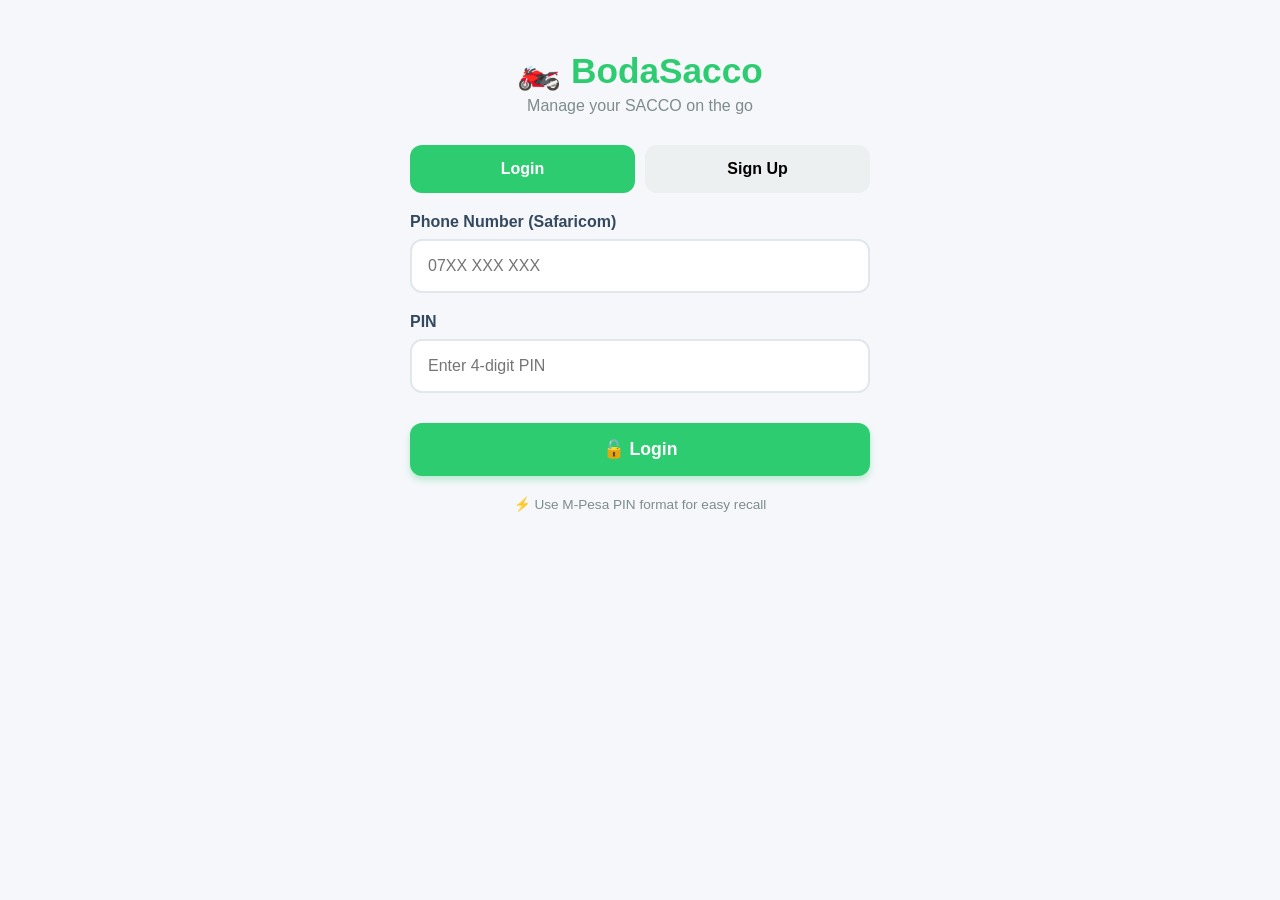
<file: index.html>
<!DOCTYPE html>
<html lang="en">
<head>
    <meta charset="UTF-8">
    <meta name="viewport" content="width=device-width, initial-scale=1.0, maximum-scale=1.0, user-scalable=no">
    <title>BodaSacco - Login</title>
    <link rel="stylesheet" href="style.css">
    <link rel="manifest" href="manifest.json">
    <meta name="theme-color" content="#2ecc71">
</head>
<body>
    <div class="container">
        <div class="logo-section">
            <div class="logo">🏍️ BodaSacco</div>
            <p class="tagline">Manage your SACCO on the go</p>
        </div>

        <div class="auth-tabs">
            <button class="tab-btn active" onclick="showLogin()">Login</button>
            <button class="tab-btn" onclick="showSignup()">Sign Up</button>
        </div>

        <!-- Login Form -->
        <form id="loginForm" class="auth-form active">
            <div class="form-group">
                <label>Phone Number (Safaricom)</label>
                <input type="tel" id="loginPhone" placeholder="07XX XXX XXX" pattern="[0-9]{10}" required>
            </div>
            <div class="form-group">
                <label>PIN</label>
                <input type="password" id="loginPin" placeholder="Enter 4-digit PIN" maxlength="4" pattern="[0-9]{4}" required>
            </div>
            <button type="submit" class="btn-primary">🔓 Login</button>
            <p class="mpesa-note">⚡ Use M-Pesa PIN format for easy recall</p>
        </form>

        <!-- Signup Form -->
        <form id="signupForm" class="auth-form">
            <div class="form-group">
                <label>Full Name</label>
                <input type="text" id="signupName" placeholder="e.g., John Kamau" required>
            </div>
            <div class="form-group">
                <label>Phone Number</label>
                <input type="tel" id="signupPhone" placeholder="07XX XXX XXX" pattern="[0-9]{10}" required>
            </div>
            <div class="form-group">
                <label>SACCO Name</label>
                <input type="text" id="saccoName" placeholder="e.g., Kawangware Boda" required>
            </div>
            <div class="form-group">
                <label>Create 4-digit PIN</label>
                <input type="password" id="signupPin" placeholder="****" maxlength="4" pattern="[0-9]{4}" required>
            </div>
            <div class="form-group">
                <label>Confirm PIN</label>
                <input type="password" id="confirmPin" placeholder="****" maxlength="4" pattern="[0-9]{4}" required>
            </div>
            <button type="submit" class="btn-primary">📝 Register</button>
        </form>

        <div class="offline-badge" id="offlineBadge" style="display: none;">
            📴 You're offline - changes will sync when connected
        </div>
    </div>

    <script src="auth.js"></script>
    <script src="app.js"></script>
</body>

</html>
</file>
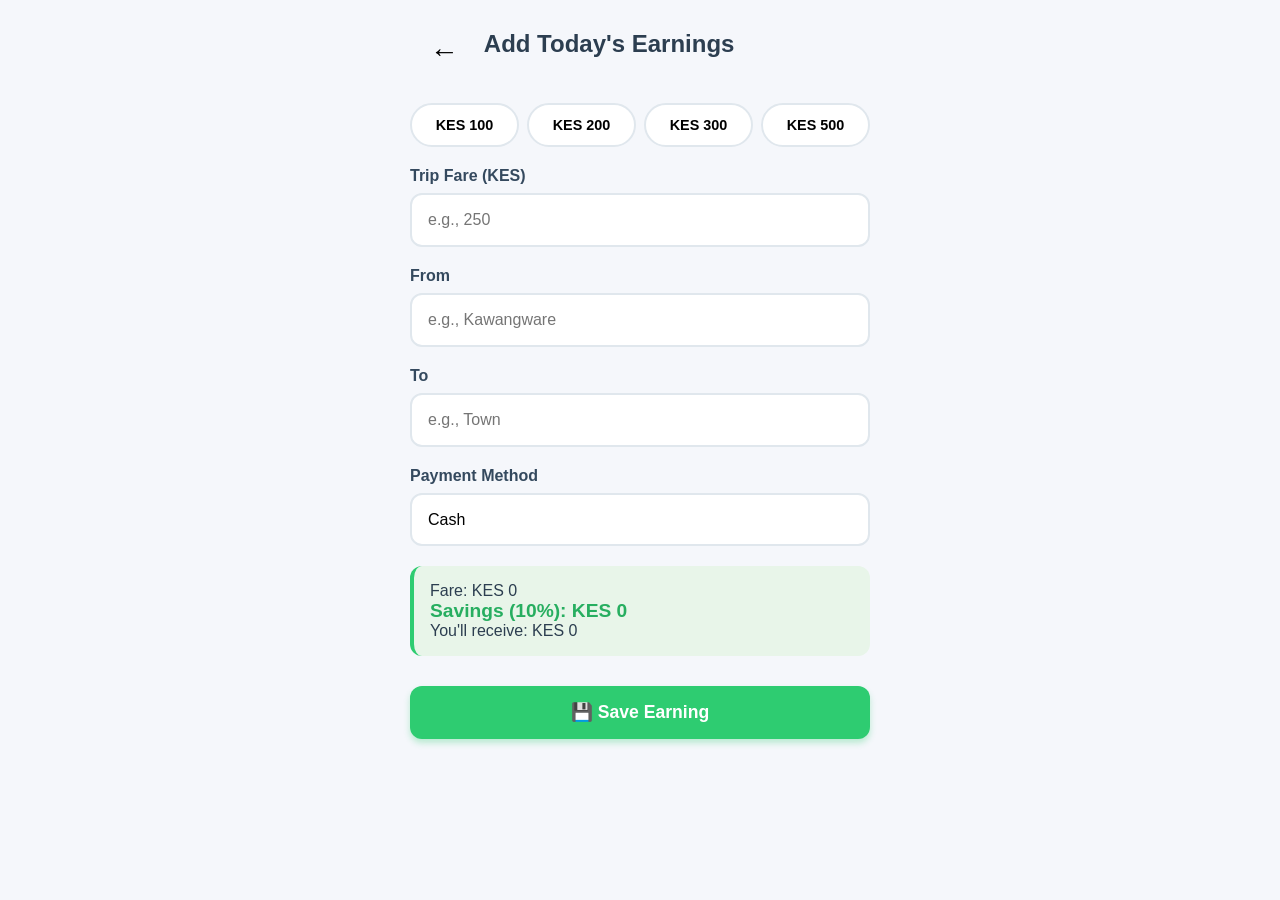
<file: add-earning.html>
<!DOCTYPE html>
<html lang="en">
<head>
    <meta charset="UTF-8">
    <meta name="viewport" content="width=device-width, initial-scale=1.0">
    <title>Add Earning - BodaSacco</title>
    <link rel="stylesheet" href="style.css">
</head>
<body>
    <div class="main-content">
        <div class="page-header">
            <button class="back-btn" onclick="history.back()">←</button>
            <h2>Add Today's Earnings</h2>
        </div>

        <!-- Quick Amount Buttons -->
        <div class="quick-amounts">
            <button class="amount-btn" onclick="setAmount(100)">KES 100</button>
            <button class="amount-btn" onclick="setAmount(200)">KES 200</button>
            <button class="amount-btn" onclick="setAmount(300)">KES 300</button>
            <button class="amount-btn" onclick="setAmount(500)">KES 500</button>
        </div>

        <!-- Main Form -->
        <form id="earningForm" onsubmit="saveEarning(event)">
            <div class="form-group">
                <label>Trip Fare (KES)</label>
                <input type="number" id="fare" placeholder="e.g., 250" required step="10" min="20">
            </div>

            <div class="form-group">
                <label>From</label>
                <input type="text" id="fromLocation" placeholder="e.g., Kawangware" required>
            </div>

            <div class="form-group">
                <label>To</label>
                <input type="text" id="toLocation" placeholder="e.g., Town" required>
            </div>

            <div class="form-group">
                <label>Payment Method</label>
                <select id="paymentMethod" onchange="toggleMPESAFields()">
                    <option value="cash">Cash</option>
                    <option value="mpesa">M-PESA</option>
                </select>
            </div>

            <!-- M-PESA Fields (shown when M-PESA selected) -->
            <div id="mpesaFields" style="display: none;">
                <div class="form-group">
                    <label>M-PESA Code</label>
                    <input type="text" id="mpesaCode" placeholder="e.g., QW12Y34R5">
                </div>
                <div class="form-group">
                    <label>Phone Number</label>
                    <input type="tel" id="customerPhone" placeholder="07XX XXX XXX">
                </div>
            </div>

            <!-- Automatic Savings Calculation -->
            <div class="savings-preview">
                <p>Fare: KES <span id="farePreview">0</span></p>
                <p class="saving-amount">Savings (10%): KES <span id="savingsAmount">0</span></p>
                <p>You'll receive: KES <span id="netAmount">0</span></p>
            </div>

            <button type="submit" class="btn-primary btn-large">💾 Save Earning</button>
        </form>

        <!-- Offline Queue Indicator -->
        <div id="offlineQueue" class="offline-queue" style="display: none;">
            <p>📴 You're offline. This will be saved and synced later.</p>
        </div>
    </div>

    <script>
        function setAmount(amount) {
            document.getElementById('fare').value = amount;
            updateSavings();
        }

        function updateSavings() {
            const fare = parseFloat(document.getElementById('fare').value) || 0;
            const savings = fare * 0.1; // 10% savings
            document.getElementById('farePreview').textContent = fare;
            document.getElementById('savingsAmount').textContent = savings.toFixed(0);
            document.getElementById('netAmount').textContent = (fare - savings).toFixed(0);
        }

        document.getElementById('fare').addEventListener('input', updateSavings);
    </script>
    <script src="app.js"></script>
</body>

</html>
</file>
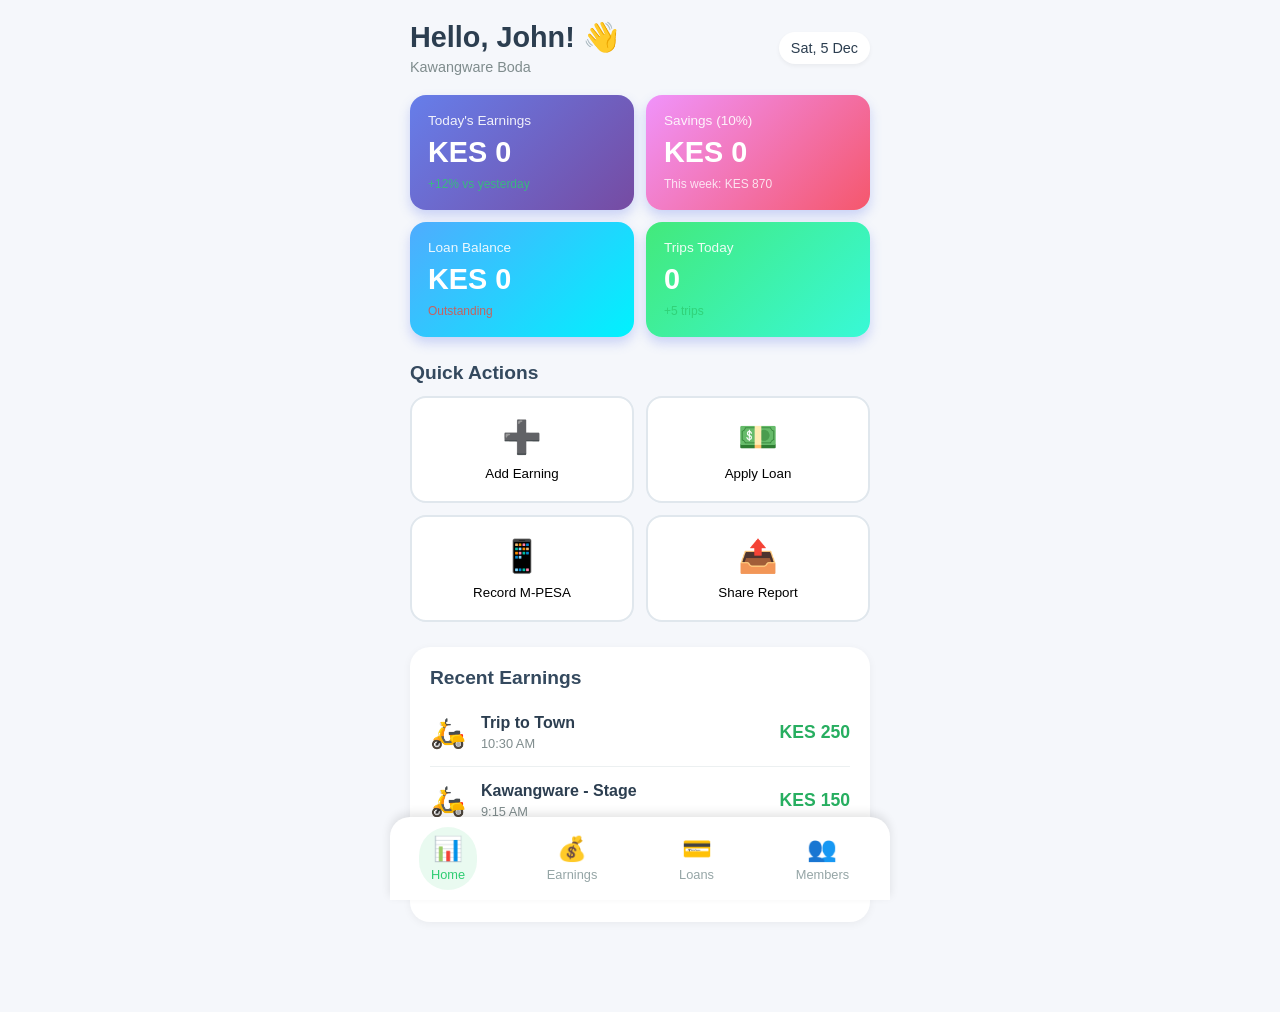
<file: dashboaard.html>
<!DOCTYPE html>
<html lang="en">
<head>
    <meta charset="UTF-8">
    <meta name="viewport" content="width=device-width, initial-scale=1.0, maximum-scale=1.0, user-scalable=no">
    <title>BodaSacco - Dashboard</title>
    <link rel="stylesheet" href="style.css">
    <link rel="manifest" href="manifest.json">
</head>
<body>
    <!-- Bottom Navigation Bar -->
    <div class="bottom-nav">
        <a href="dashboard.html" class="nav-item active">
            <span class="nav-icon">📊</span>
            <span class="nav-label">Home</span>
        </a>
        <a href="earnings.html" class="nav-item">
            <span class="nav-icon">💰</span>
            <span class="nav-label">Earnings</span>
        </a>
        <a href="loans.html" class="nav-item">
            <span class="nav-icon">💳</span>
            <span class="nav-label">Loans</span>
        </a>
        <a href="members.html" class="nav-item">
            <span class="nav-icon">👥</span>
            <span class="nav-label">Members</span>
        </a>
    </div>

    <!-- Main Content -->
    <div class="main-content">
        <!-- Header -->
        <div class="dashboard-header">
            <div>
                <h1>Hello, <span id="userName">John</span>! 👋</h1>
                <p class="sacco-name" id="saccoDisplay">Kawangware Boda</p>
            </div>
            <div class="date-badge" id="currentDate"></div>
        </div>

        <!-- Quick Stats Cards -->
        <div class="stats-grid">
            <div class="stat-card">
                <span class="stat-label">Today's Earnings</span>
                <span class="stat-value" id="todayEarnings">KES 1,450</span>
                <span class="stat-trend positive">+12% vs yesterday</span>
            </div>
            <div class="stat-card">
                <span class="stat-label">Savings (10%)</span>
                <span class="stat-value" id="savings">KES 145</span>
                <span class="stat-trend">This week: KES 870</span>
            </div>
            <div class="stat-card">
                <span class="stat-label">Loan Balance</span>
                <span class="stat-value" id="loanBalance">KES 8,200</span>
                <span class="stat-trend negative">Outstanding</span>
            </div>
            <div class="stat-card">
                <span class="stat-label">Trips Today</span>
                <span class="stat-value" id="tripsToday">17</span>
                <span class="stat-trend positive">+5 trips</span>
            </div>
        </div>

        <!-- Quick Actions -->
        <div class="quick-actions">
            <h3>Quick Actions</h3>
            <div class="action-grid">
                <button class="action-btn" onclick="location.href='add-earning.html'">
                    <span class="action-icon">➕</span>
                    <span>Add Earning</span>
                </button>
                <button class="action-btn" onclick="location.href='loans.html#apply'">
                    <span class="action-icon">💵</span>
                    <span>Apply Loan</span>
                </button>
                <button class="action-btn" onclick="recordMPESA()">
                    <span class="action-icon">📱</span>
                    <span>Record M-PESA</span>
                </button>
                <button class="action-btn" onclick="shareWhatsApp()">
                    <span class="action-icon">📤</span>
                    <span>Share Report</span>
                </button>
            </div>
        </div>

        <!-- Recent Activity -->
        <div class="recent-activity">
            <h3>Recent Earnings</h3>
            <div class="activity-list" id="recentEarnings">
                <!-- Populated by JavaScript -->
                <div class="activity-item">
                    <div class="activity-icon">🛵</div>
                    <div class="activity-details">
                        <div class="activity-title">Trip to Town</div>
                        <div class="activity-time">10:30 AM</div>
                    </div>
                    <div class="activity-amount">KES 250</div>
                </div>
                <div class="activity-item">
                    <div class="activity-icon">🛵</div>
                    <div class="activity-details">
                        <div class="activity-title">Kawangware - Stage</div>
                        <div class="activity-time">9:15 AM</div>
                    </div>
                    <div class="activity-amount">KES 150</div>
                </div>
            </div>
        </div>
    </div>

    <!-- Add to Home Screen Prompt (for PWA) -->
    <div id="a2hs-prompt" class="a2hs-prompt" style="display: none;">
        <p>📱 Install BodaSacco for faster access</p>
        <button onclick="installPWA()" class="btn-small">Install</button>
        <button onclick="closePrompt()" class="btn-small btn-outline">Later</button>
    </div>

    <script src="db.js"></script>
    <script src="app.js"></script>
</body>

</html>
</file>
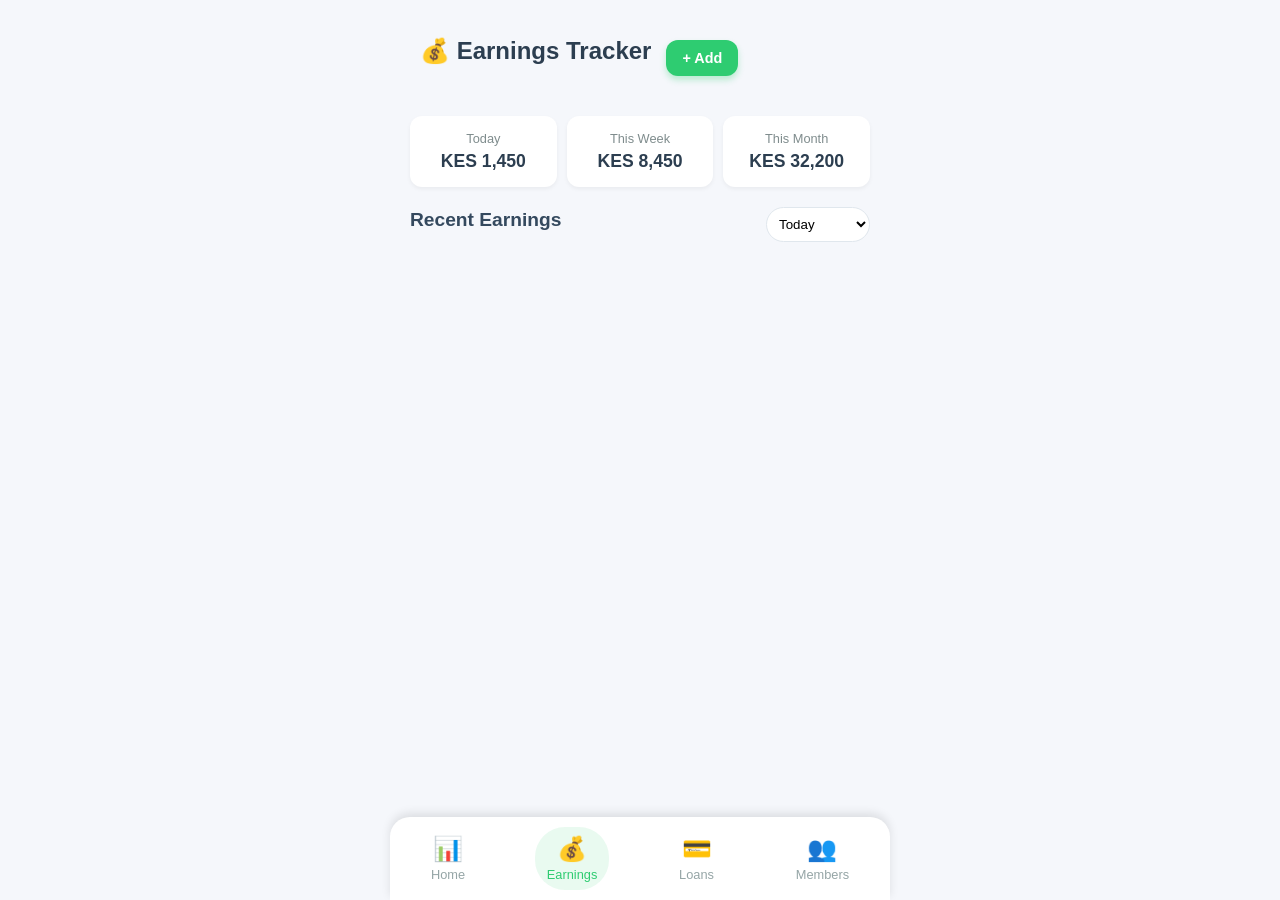
<file: earnings.html>
<!DOCTYPE html>
<html lang="en">
<head>
    <meta charset="UTF-8">
    <meta name="viewport" content="width=device-width, initial-scale=1.0">
    <title>Earnings - BodaSacco</title>
    <link rel="stylesheet" href="style.css">
</head>
<body>
    <div class="bottom-nav">
        <a href="dashboard.html" class="nav-item">
            <span class="nav-icon">📊</span>
            <span class="nav-label">Home</span>
        </a>
        <a href="earnings.html" class="nav-item active">
            <span class="nav-icon">💰</span>
            <span class="nav-label">Earnings</span>
        </a>
        <a href="loans.html" class="nav-item">
            <span class="nav-icon">💳</span>
            <span class="nav-label">Loans</span>
        </a>
        <a href="members.html" class="nav-item">
            <span class="nav-icon">👥</span>
            <span class="nav-label">Members</span>
        </a>
    </div>

    <div class="main-content">
        <div class="page-header">
            <h2>💰 Earnings Tracker</h2>
            <button class="btn-primary btn-small" onclick="location.href='add-earning.html'">+ Add</button>
        </div>

        <!-- Summary Cards -->
        <div class="summary-cards">
            <div class="summary-card">
                <span>Today</span>
                <strong id="todayTotal">KES 1,450</strong>
            </div>
            <div class="summary-card">
                <span>This Week</span>
                <strong id="weekTotal">KES 8,450</strong>
            </div>
            <div class="summary-card">
                <span>This Month</span>
                <strong id="monthTotal">KES 32,200</strong>
            </div>
        </div>

        <!-- Earnings List -->
        <div class="list-section">
            <div class="list-header">
                <h3>Recent Earnings</h3>
                <select id="filterPeriod" onchange="filterEarnings()">
                    <option value="today">Today</option>
                    <option value="week">This Week</option>
                    <option value="month">This Month</option>
                </select>
            </div>

            <div class="earnings-list" id="earningsList">
                <!-- Dynamic content -->
            </div>
        </div>
    </div>

    <script src="app.js"></script>
</body>

</html>
</file>
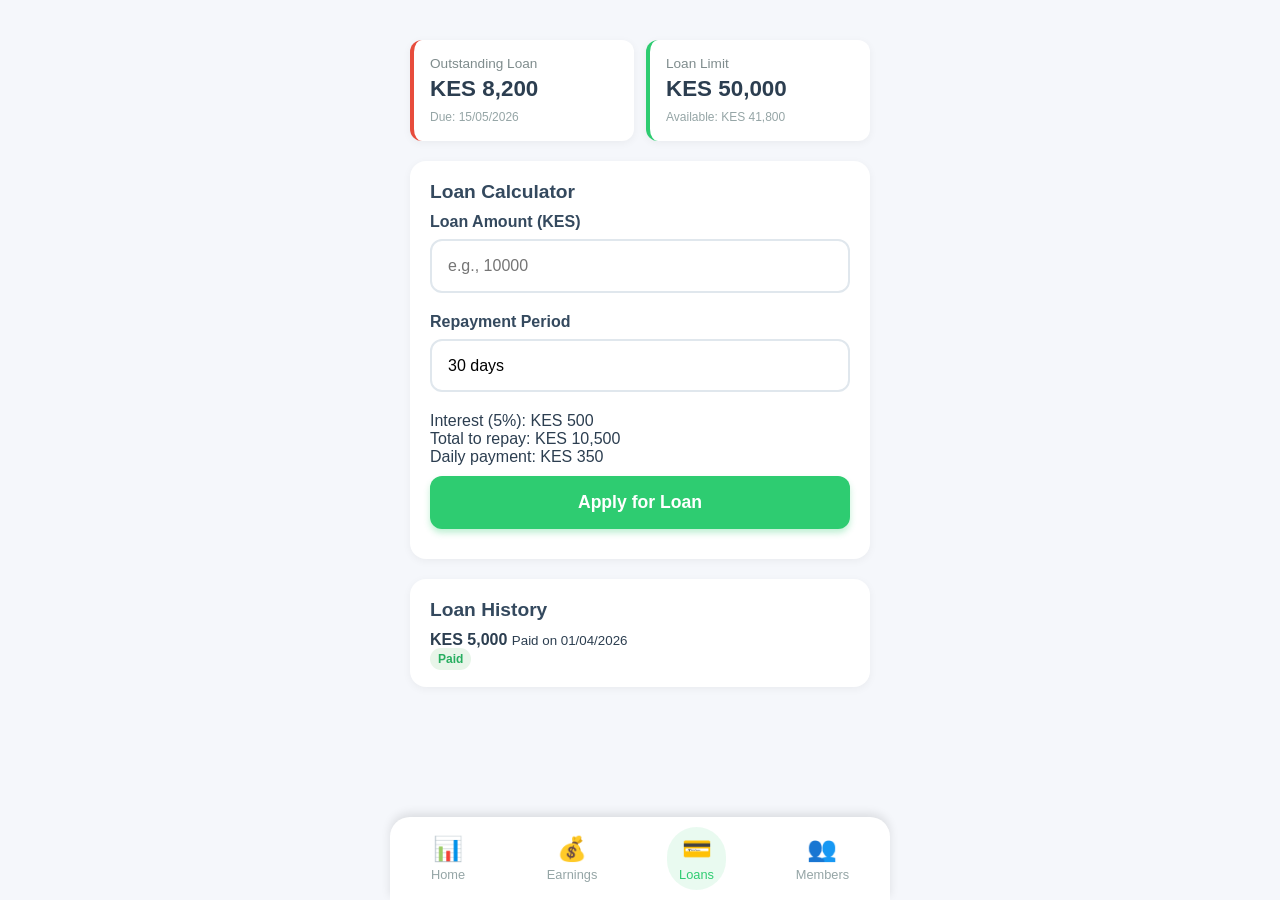
<file: loans.html>
<!DOCTYPE html>
<html lang="en">
<head>
    <meta charset="UTF-8">
    <meta name="viewport" content="width=device-width, initial-scale=1.0">
    <title>Loans - BodaSacco</title>
    <link rel="stylesheet" href="style.css">
</head>
<body>
    <div class="bottom-nav">
        <a href="dashboard.html" class="nav-item">
            <span class="nav-icon">📊</span>
            <span class="nav-label">Home</span>
        </a>
        <a href="earnings.html" class="nav-item">
            <span class="nav-icon">💰</span>
            <span class="nav-label">Earnings</span>
        </a>
        <a href="loans.html" class="nav-item active">
            <span class="nav-icon">💳</span>
            <span class="nav-label">Loans</span>
        </a>
        <a href="members.html" class="nav-item">
            <span class="nav-icon">👥</span>
            <span class="nav-label">Members</span>
        </a>
    </div>

    <div class="main-content">
        <!-- Loan Summary -->
        <div class="loan-summary">
            <div class="loan-card outstanding">
                <span>Outstanding Loan</span>
                <strong>KES 8,200</strong>
                <small>Due: 15/05/2026</small>
            </div>
            <div class="loan-card limit">
                <span>Loan Limit</span>
                <strong>KES 50,000</strong>
                <small>Available: KES 41,800</small>
            </div>
        </div>

        <!-- Loan Calculator -->
        <div class="card">
            <h3>Loan Calculator</h3>
            <div class="form-group">
                <label>Loan Amount (KES)</label>
                <input type="number" id="loanAmount" placeholder="e.g., 10000" min="1000" step="1000">
            </div>
            <div class="form-group">
                <label>Repayment Period</label>
                <select id="repaymentPeriod">
                    <option value="30">30 days</option>
                    <option value="60">60 days</option>
                    <option value="90">90 days</option>
                </select>
            </div>
            <div class="calculation-result" id="loanCalculation">
                <p>Interest (5%): <span>KES 500</span></p>
                <p>Total to repay: <span>KES 10,500</span></p>
                <p>Daily payment: <span>KES 350</span></p>
            </div>
            <button class="btn-primary" onclick="applyForLoan()">Apply for Loan</button>
        </div>

        <!-- Loan History -->
        <div class="card">
            <h3>Loan History</h3>
            <div class="loan-history-item">
                <div>
                    <strong>KES 5,000</strong>
                    <small>Paid on 01/04/2026</small>
                </div>
                <span class="badge success">Paid</span>
            </div>
        </div>
    </div>

    <script src="app.js"></script>
</body>

</html>
</file>
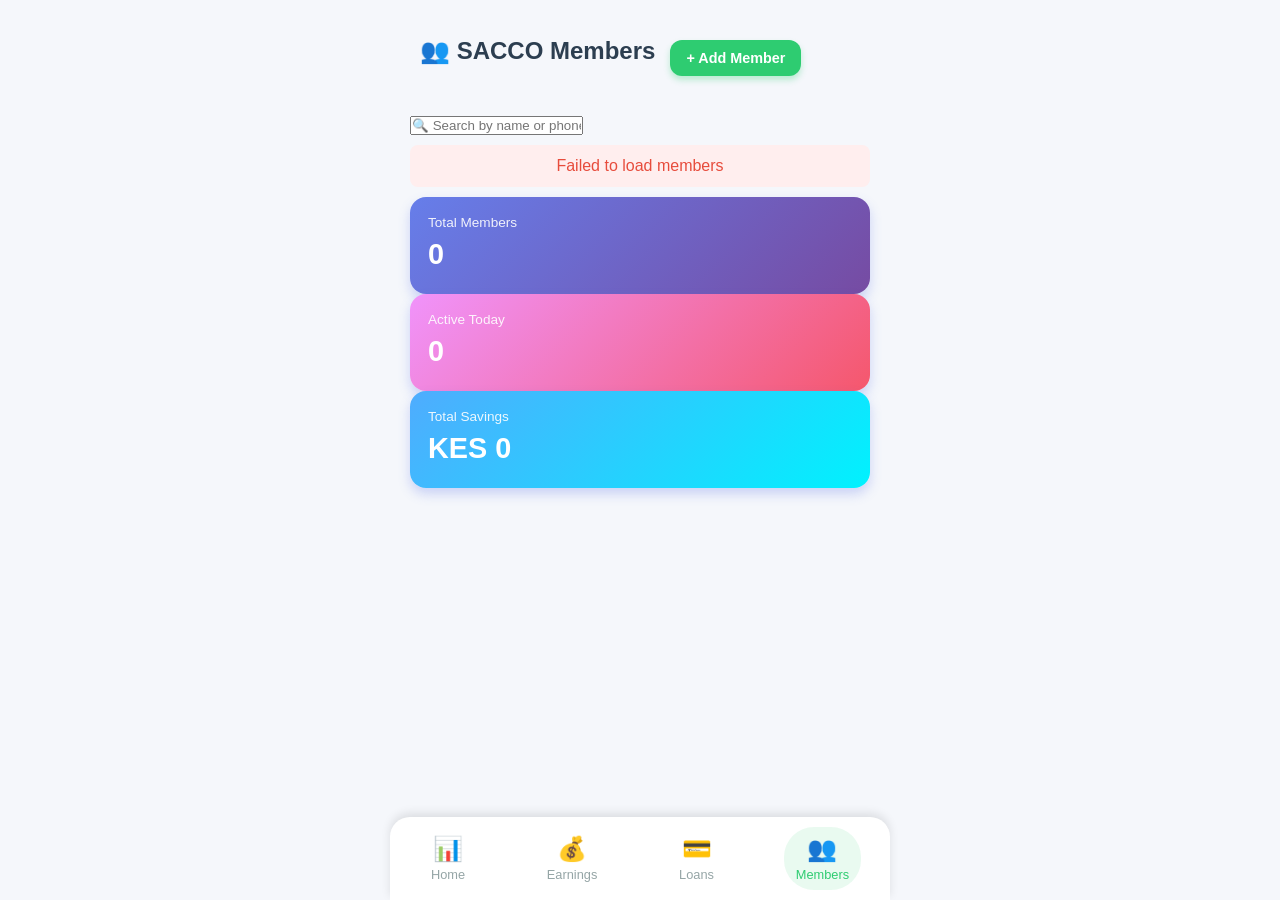
<file: members.html>
<!DOCTYPE html>
<html lang="en">
<head>
    <meta charset="UTF-8">
    <meta name="viewport" content="width=device-width, initial-scale=1.0">
    <title>Members - BodaSacco</title>
    <link rel="stylesheet" href="style.css">
</head>
<body>
    <div class="bottom-nav">
        <a href="dashboard.html" class="nav-item">
            <span class="nav-icon">📊</span>
            <span class="nav-label">Home</span>
        </a>
        <a href="earnings.html" class="nav-item">
            <span class="nav-icon">💰</span>
            <span class="nav-label">Earnings</span>
        </a>
        <a href="loans.html" class="nav-item">
            <span class="nav-icon">💳</span>
            <span class="nav-label">Loans</span>
        </a>
        <a href="members.html" class="nav-item active">
            <span class="nav-icon">👥</span>
            <span class="nav-label">Members</span>
        </a>
    </div>

    <div class="main-content">
        <div class="page-header">
            <h2>👥 SACCO Members</h2>
            <button class="btn-primary btn-small" onclick="showAddMember()">+ Add Member</button>
        </div>

        <!-- Search Bar -->
        <div class="search-box">
            <input type="text" id="memberSearch" placeholder="🔍 Search by name or phone..." onkeyup="searchMembers()">
        </div>

        <!-- Members List -->
        <div class="members-list" id="membersList">
            <!-- Dynamically populated -->
            <div class="loading">Loading members...</div>
        </div>

        <!-- Member Stats -->
        <div class="member-stats">
            <div class="stat-card small">
                <span class="stat-label">Total Members</span>
                <span class="stat-value" id="totalMembers">0</span>
            </div>
            <div class="stat-card small">
                <span class="stat-label">Active Today</span>
                <span class="stat-value" id="activeToday">0</span>
            </div>
            <div class="stat-card small">
                <span class="stat-label">Total Savings</span>
                <span class="stat-value" id="totalSavings">KES 0</span>
            </div>
        </div>
    </div>

    <!-- Add Member Modal (hidden by default) -->
    <div id="addMemberModal" class="modal" style="display: none;">
        <div class="modal-content">
            <span class="close" onclick="closeModal()">&times;</span>
            <h3>Add New Member</h3>
            
            <form id="addMemberForm" onsubmit="saveMember(event)">
                <div class="form-group">
                    <label>Full Name</label>
                    <input type="text" id="memberName" placeholder="e.g., Peter Okoth" required>
                </div>
                
                <div class="form-group">
                    <label>Phone Number</label>
                    <input type="tel" id="memberPhone" placeholder="07XX XXX XXX" required>
                </div>
                
                <div class="form-group">
                    <label>Bike Registration</label>
                    <input type="text" id="bikeReg" placeholder="e.g., KMEB 123X">
                </div>
                
                <div class="form-group">
                    <label>Join Date</label>
                    <input type="date" id="joinDate" value="<?php echo date('Y-m-d'); ?>">
                </div>
                
                <button type="submit" class="btn-primary">Save Member</button>
            </form>
        </div>
    </div>

    <script src="app.js"></script>
    <script src="members.js"></script>
</body>

</html>
</file>
<file: style.css>
/* Mobile-First CSS for BodaSacco Manager */

* {
    margin: 0;
    padding: 0;
    box-sizing: border-box;
    font-family: 'Segoe UI', Tahoma, Geneva, Verdana, sans-serif;
}

body {
    background-color: #f5f7fb;
    color: #2c3e50;
    padding-bottom: 70px; /* Space for bottom nav */
}

/* Container */
.container {
    padding: 20px;
    max-width: 500px;
    margin: 0 auto;
}

/* Typography - Large for easy reading */
h1 {
    font-size: 1.8rem;
    margin-bottom: 5px;
}

h2 {
    font-size: 1.5rem;
    margin-bottom: 15px;
}

h3 {
    font-size: 1.2rem;
    margin-bottom: 10px;
    color: #34495e;
}

/* Buttons - Big and tappable */
.btn-primary {
    background-color: #2ecc71;
    color: white;
    border: none;
    padding: 16px 20px;
    border-radius: 12px;
    font-size: 1.1rem;
    font-weight: bold;
    width: 100%;
    margin: 10px 0;
    cursor: pointer;
    box-shadow: 0 4px 6px rgba(46, 204, 113, 0.3);
    transition: transform 0.1s ease;
}

.btn-primary:active {
    transform: scale(0.98);
}

.btn-small {
    padding: 10px 16px;
    font-size: 0.9rem;
    width: auto;
}

.btn-outline {
    background-color: white;
    color: #2ecc71;
    border: 2px solid #2ecc71;
    box-shadow: none;
}

/* Form Elements - Mobile optimized */
.form-group {
    margin-bottom: 20px;
}

.form-group label {
    display: block;
    margin-bottom: 8px;
    font-weight: 600;
    color: #34495e;
    font-size: 1rem;
}

.form-group input,
.form-group select {
    width: 100%;
    padding: 16px;
    border: 2px solid #e0e7ed;
    border-radius: 12px;
    font-size: 1rem;
    background-color: white;
    -webkit-appearance: none;
    appearance: none;
}

.form-group input:focus {
    border-color: #2ecc71;
    outline: none;
}

/* Bottom Navigation */
.bottom-nav {
    position: fixed;
    bottom: 0;
    left: 0;
    right: 0;
    background-color: white;
    display: flex;
    justify-content: space-around;
    padding: 10px 0;
    box-shadow: 0 -4px 10px rgba(0,0,0,0.1);
    z-index: 1000;
    max-width: 500px;
    margin: 0 auto;
    border-top-left-radius: 20px;
    border-top-right-radius: 20px;
}

.nav-item {
    display: flex;
    flex-direction: column;
    align-items: center;
    text-decoration: none;
    color: #95a5a6;
    font-size: 0.8rem;
    padding: 8px 12px;
    border-radius: 30px;
    transition: all 0.2s;
}

.nav-item.active {
    color: #2ecc71;
    background-color: rgba(46, 204, 113, 0.1);
}

.nav-icon {
    font-size: 1.5rem;
    margin-bottom: 4px;
}

/* Stats Cards */
.stats-grid {
    display: grid;
    grid-template-columns: repeat(2, 1fr);
    gap: 12px;
    margin: 20px 0;
}

.stat-card {
    background: linear-gradient(135deg, #667eea 0%, #764ba2 100%);
    padding: 18px;
    border-radius: 16px;
    color: white;
    box-shadow: 0 6px 12px rgba(102, 126, 234, 0.3);
}

.stat-card:nth-child(2) {
    background: linear-gradient(135deg, #f093fb 0%, #f5576c 100%);
}

.stat-card:nth-child(3) {
    background: linear-gradient(135deg, #4facfe 0%, #00f2fe 100%);
}

.stat-card:nth-child(4) {
    background: linear-gradient(135deg, #43e97b 0%, #38f9d7 100%);
}

.stat-label {
    display: block;
    font-size: 0.85rem;
    opacity: 0.9;
    margin-bottom: 8px;
}

.stat-value {
    display: block;
    font-size: 1.8rem;
    font-weight: bold;
    margin-bottom: 5px;
}

.stat-trend {
    font-size: 0.75rem;
    opacity: 0.8;
}

.stat-trend.positive {
    color: #2ecc71;
}

.stat-trend.negative {
    color: #e74c3c;
}

/* Quick Actions */
.quick-actions {
    margin: 25px 0;
}

.action-grid {
    display: grid;
    grid-template-columns: repeat(2, 1fr);
    gap: 12px;
    margin-top: 12px;
}

.action-btn {
    background: white;
    border: 2px solid #e0e7ed;
    border-radius: 16px;
    padding: 20px 10px;
    display: flex;
    flex-direction: column;
    align-items: center;
    gap: 10px;
    cursor: pointer;
    transition: all 0.2s;
}

.action-btn:active {
    background-color: #f8fafd;
    border-color: #2ecc71;
}

.action-icon {
    font-size: 2rem;
}

/* Activity List */
.recent-activity {
    background: white;
    border-radius: 20px;
    padding: 20px;
    box-shadow: 0 2px 8px rgba(0,0,0,0.05);
}

.activity-item {
    display: flex;
    align-items: center;
    padding: 15px 0;
    border-bottom: 1px solid #ecf0f1;
}

.activity-item:last-child {
    border-bottom: none;
}

.activity-icon {
    font-size: 1.8rem;
    margin-right: 15px;
}

.activity-details {
    flex: 1;
}

.activity-title {
    font-weight: 600;
    margin-bottom: 4px;
}

.activity-time {
    font-size: 0.8rem;
    color: #7f8c8d;
}

.activity-amount {
    font-weight: bold;
    color: #27ae60;
    font-size: 1.1rem;
}

/* Quick Amount Buttons for Add Earning */
.quick-amounts {
    display: grid;
    grid-template-columns: repeat(4, 1fr);
    gap: 8px;
    margin: 20px 0;
}

.amount-btn {
    background: white;
    border: 2px solid #e0e7ed;
    border-radius: 30px;
    padding: 12px 0;
    font-size: 0.9rem;
    font-weight: 600;
    cursor: pointer;
}

.amount-btn:active {
    background-color: #2ecc71;
    color: white;
    border-color: #2ecc71;
}

/* Savings Preview */
.savings-preview {
    background: #e8f5e9;
    padding: 16px;
    border-radius: 12px;
    margin: 20px 0;
    border-left: 4px solid #2ecc71;
}

.saving-amount {
    color: #27ae60;
    font-weight: bold;
    font-size: 1.2rem;
}

/* Offline Badge */
.offline-badge, .offline-queue {
    background-color: #f39c12;
    color: white;
    padding: 12px;
    border-radius: 8px;
    text-align: center;
    margin: 10px 0;
    font-weight: 500;
}

/* PWA Install Prompt */
.a2hs-prompt {
    position: fixed;
    bottom: 80px;
    left: 20px;
    right: 20px;
    background: white;
    padding: 16px;
    border-radius: 16px;
    box-shadow: 0 4px 20px rgba(0,0,0,0.2);
    display: flex;
    gap: 10px;
    align-items: center;
    z-index: 2000;
    max-width: 400px;
    margin: 0 auto;
}

.a2hs-prompt p {
    flex: 1;
    font-weight: 500;
}

/* Page Header */
.page-header {
    display: flex;
    align-items: center;
    gap: 15px;
    margin-bottom: 20px;
    padding: 10px;
}

.back-btn {
    background: none;
    border: none;
    font-size: 1.8rem;
    cursor: pointer;
    padding: 5px 10px;
}

/* Auth Tabs */
.auth-tabs {
    display: flex;
    gap: 10px;
    margin: 20px 0;
}

.tab-btn {
    flex: 1;
    padding: 15px;
    border: none;
    background: #ecf0f1;
    border-radius: 12px;
    font-size: 1rem;
    font-weight: 600;
    cursor: pointer;
}

.tab-btn.active {
    background: #2ecc71;
    color: white;
}

.auth-form {
    display: none;
}

.auth-form.active {
    display: block;
}

/* Logo Section */
.logo-section {
    text-align: center;
    margin: 30px 0;
}

.logo {
    font-size: 2.2rem;
    font-weight: bold;
    color: #2ecc71;
    margin-bottom: 5px;
}

.tagline {
    color: #7f8c8d;
}

/* M-PESA Note */
.mpesa-note {
    text-align: center;
    font-size: 0.85rem;
    color: #7f8c8d;
    margin-top: 10px;
}

/* Main Content Area */
.main-content {
    max-width: 500px;
    margin: 0 auto;
    padding: 20px;
}

/* Dashboard Header */
.dashboard-header {
    display: flex;
    justify-content: space-between;
    align-items: center;
    margin-bottom: 20px;
}

.date-badge {
    background: white;
    padding: 8px 12px;
    border-radius: 30px;
    font-size: 0.9rem;
    font-weight: 500;
    box-shadow: 0 2px 4px rgba(0,0,0,0.05);
}

.sacco-name {
    color: #7f8c8d;
    font-size: 0.9rem;
}

/* Summary Cards for Earnings Page */
.summary-cards {
    display: grid;
    grid-template-columns: repeat(3, 1fr);
    gap: 10px;
    margin: 20px 0;
}

.summary-card {
    background: white;
    padding: 15px 10px;
    border-radius: 12px;
    text-align: center;
    box-shadow: 0 2px 4px rgba(0,0,0,0.05);
}

.summary-card span {
    display: block;
    font-size: 0.8rem;
    color: #7f8c8d;
    margin-bottom: 5px;
}

.summary-card strong {
    font-size: 1.1rem;
    color: #2c3e50;
}

/* List Section */
.list-header {
    display: flex;
    justify-content: space-between;
    align-items: center;
    margin-bottom: 15px;
}

.list-header select {
    padding: 8px;
    border-radius: 20px;
    border: 1px solid #e0e7ed;
    background: white;
}

/* Loan Cards */
.loan-summary {
    display: grid;
    grid-template-columns: 1fr 1fr;
    gap: 12px;
    margin: 20px 0;
}

.loan-card {
    background: white;
    padding: 16px;
    border-radius: 12px;
    box-shadow: 0 2px 8px rgba(0,0,0,0.05);
}

.loan-card.outstanding {
    border-left: 4px solid #e74c3c;
}

.loan-card.limit {
    border-left: 4px solid #2ecc71;
}

.loan-card span {
    display: block;
    font-size: 0.85rem;
    color: #7f8c8d;
    margin-bottom: 5px;
}

.loan-card strong {
    display: block;
    font-size: 1.4rem;
    margin-bottom: 5px;
}

.loan-card small {
    font-size: 0.75rem;
    color: #95a5a6;
}

/* Cards */
.card {
    background: white;
    border-radius: 16px;
    padding: 20px;
    margin: 20px 0;
    box-shadow: 0 2px 8px rgba(0,0,0,0.05);
}

/* Badges */
.badge {
    padding: 4px 8px;
    border-radius: 20px;
    font-size: 0.75rem;
    font-weight: 600;
}

.badge.success {
    background: #e8f5e9;
    color: #27ae60;
}

/* Loading States */
.loading {
    text-align: center;
    padding: 30px;
    color: #95a5a6;
}

/* Error States */
.error-message {
    background: #fee;
    color: #e74c3c;
    padding: 12px;
    border-radius: 8px;
    margin: 10px 0;
    text-align: center;
}
</file>
